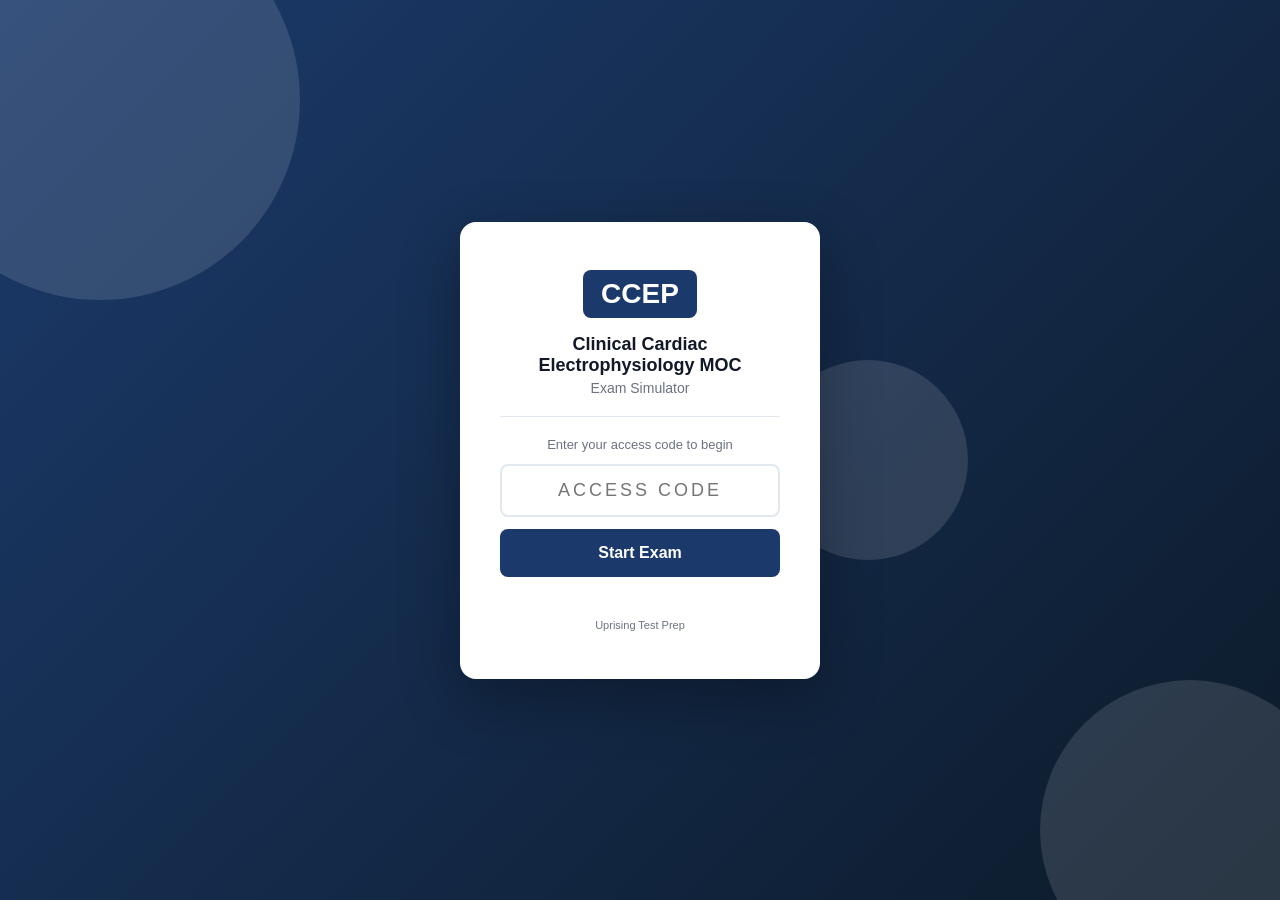
<file: index.html>
<!DOCTYPE html>
<html lang="en">
<head>
  <meta charset="UTF-8" />
  <meta name="viewport" content="width=device-width, initial-scale=1.0, viewport-fit=cover" />
  <meta name="apple-mobile-web-app-capable" content="yes" />
  <meta name="apple-mobile-web-app-status-bar-style" content="black-translucent" />
  <title>CCEP Exam Simulator</title>
  <link rel="stylesheet" href="style.css" />
</head>
<body>

<div id="access-gate">
  <div class="gate-bg-shapes">
    <div class="shape shape-1"></div>
    <div class="shape shape-2"></div>
    <div class="shape shape-3"></div>
  </div>
  <div class="gate-card">
    <div class="gate-logo">
      <div class="logo-badge">CCEP</div>
    </div>
    <h1 class="gate-title">Clinical Cardiac Electrophysiology MOC</h1>
    <p class="gate-subtitle">Exam Simulator</p>
    <div class="gate-divider"></div>
    <p class="gate-instruction">Enter your access code to begin</p>
    <input type="text" id="access-code-input" class="gate-input"
           placeholder="Access Code" autocomplete="off"
           maxlength="20" spellcheck="false" />
    <button id="access-btn" class="gate-btn">Start Exam</button>
    <p id="access-error" class="gate-error"></p>
    
    <p class="gate-hint">Uprising Test Prep</p>
  </div>
</div>

<div id="app" style="display:none">
  <header class="top-bar">
    <div class="bar-left">
      <span class="bar-logo">CCEP</span>
      <span class="bar-title">Exam Simulator</span>
    </div>
    <div class="bar-right">
      <span class="bar-timer" id="timer-display">--:--</span>
      <button class="bar-btn" id="flag-btn">Flag</button>
      <button class="bar-btn bar-btn-primary" id="submit-btn">
        <span class="btn-full">Submit Exam</span>
        <span class="btn-short">Submit</span>
      </button>
    </div>
  </header>

  <div class="progress-strip">
    <div class="progress-bar" id="progress-bar"></div>
  </div>

  <main class="exam-main">
    <div class="question-panel">
      <div class="q-meta">
        <span id="q-counter"></span>
        
        <span id="q-domain" class="q-domain-tag"></span>
        <span id="q-flag-indicator" class="flag-chip" style="display:none">Flagged</span>
      </div>
      <!-- Shared text for a linked cluster (a clinical case, a reading
           passage). It sits ABOVE the stem, which is the one thing that
           legitimately precedes it, and repeats on every question in the
           cluster so nobody has to page backwards. -->
      <div id="q-cluster-wrap" class="cluster-wrap" style="display:none"></div>
      <p id="question-text" class="q-text"></p>
      <!-- The picture sits BELOW the question text so the simulator matches
           the printed book exactly: stem, then picture, then options. They
           used to disagree (book put the picture under the stem, simulator put
           it above), so no single wording could be true in both places, and
           184 of MLPAO's 185 image questions said "shown above" while the
           book printed the picture below the sentence. Write stems with
           neutral wording ("the strip shown", "the diagram shows") and this
           whole class of bug cannot come back. -->
      <div id="q-image-wrap" style="display:none; margin-bottom:14px;"></div>
      <div id="options-list" class="options-list"></div>
      <div id="explanation-box" class="explanation-box" style="display:none">
        <div class="explanation-label">Explanation</div>
        <p id="explanation-text" class="explanation-text"></p>
      </div>
    </div>
    <div class="nav-bar">
      <button class="nav-btn" id="prev-btn">&#8592; Prev</button>
      <button class="nav-btn nav-btn-map" id="map-btn">Question Map</button>
      <button class="nav-btn nav-btn-next" id="next-btn">Next &#8594;</button>
    </div>
  </main>
</div>

<!-- Question Map Modal -->
<div id="map-modal" style="display:none">
  <div class="map-backdrop" id="map-backdrop"></div>
  <div class="map-panel">
    <div class="map-header">
      <span class="map-title">Question Map</span>
      <button id="map-close" class="map-close-btn">&#x2715; Close</button>
    </div>
    <div class="map-legend">
      <span class="leg-item"><span class="leg-swatch leg-answered"></span>Answered</span>
      <span class="leg-item"><span class="leg-swatch leg-flagged"></span>Flagged</span>
      <span class="leg-item"><span class="leg-swatch leg-unanswered"></span>Unanswered</span>
    </div>
    <div id="q-grid" class="q-grid"></div>
  </div>
</div>

<div id="results-screen" style="display:none">
  <div class="results-card">
    <div class="res-header">
      <div class="res-badge">CCEP</div>
      <h2 id="res-status" class="res-status"></h2>
      <p id="res-score" class="res-score"></p>
    </div>
    <div id="res-domains" class="res-domains"></div>
    
    <button id="res-review-btn" class="res-btn">Review Answers</button>
    <button id="res-restart-btn" class="res-btn res-btn-secondary">Restart</button>
  </div>
</div>

<script src="questions.js"></script>
<script src="app.js"></script>
</body>
</html>
</file>
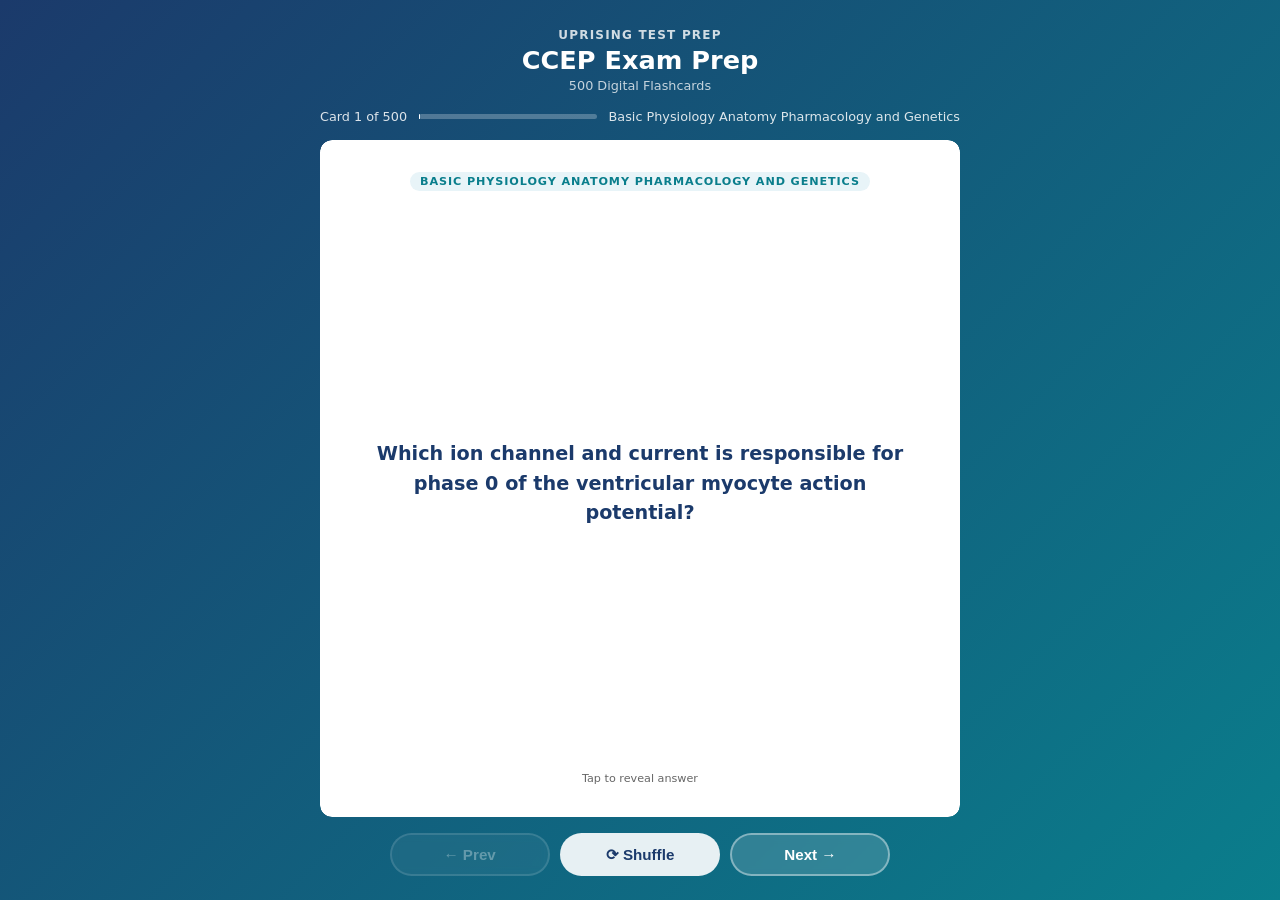
<file: flashcards/index.html>
<!DOCTYPE html>
<html lang="en">
<head>
  <meta charset="UTF-8">
  <meta name="viewport" content="width=device-width, initial-scale=1.0">
  <title>CCEP Exam Prep: Flashcards</title>
  <style>
    :root {
      --blue:   #1B3A6B;
      --teal:   #0A7E8C;
      --ltblue: #E8F4F8;
      --white:  #FFFFFF;
      --text:   #1A1A1A;
      --muted:  #666;
      --radius: 12px;
    }
    * { box-sizing: border-box; margin: 0; padding: 0; }
    html, body { height: 100%; }
    body {
      font-family: 'Segoe UI', system-ui, sans-serif;
      background: linear-gradient(135deg, var(--blue) 0%, var(--teal) 100%);
      /* Pinned, not min-height: the page must never grow, or the controls
         get pushed below the fold on iOS where 100dvh and height:100%
         disagree. The height:100% rule above is the pre-dvh fallback. */
      height: 100dvh;
      max-height: 100dvh;
      overflow: hidden;
      display: flex;
      flex-direction: column;
      align-items: center;
      padding: 1.25rem 1rem 1rem;
      gap: 0.75rem;
      overflow-x: hidden;
    }
    header { text-align: center; color: #fff; flex-shrink: 0; }
    header .brand { font-size: 0.75rem; font-weight: 700; letter-spacing: 0.1em; opacity: 0.8; text-transform: uppercase; }
    header h1 { font-size: 1.3rem; font-weight: 800; margin-top: 0.2rem; }
    header .subtitle { font-size: 0.8rem; opacity: 0.75; margin-top: 0.15rem; }
    #progress-info {
      display: flex; align-items: center; gap: 0.75rem;
      color: rgba(255,255,255,0.85); font-size: 0.8rem;
      flex-shrink: 0; width: 100%; max-width: 640px;
    }
    #progress-bar-track {
      flex: 1; background: rgba(255,255,255,0.25);
      border-radius: 4px; height: 5px;
    }
    #progress-bar-fill { height: 100%; background: #fff; border-radius: 4px; transition: width 0.3s; }
    .card-scene {
      width: 100%; max-width: 640px;
      perspective: 1200px;
      cursor: pointer;
      flex: 1; min-height: 0;
      display: flex; flex-direction: column;
    
      /* WebKit does not clip overflow inside a preserve-3d context, so the
         answer pane's own clip is dropped and a long answer paints over the
         Prev/Next row. This element only sets the perspective and is NOT
         itself in the 3D context, so its clip is honoured in every engine. */
      overflow: hidden;
      border-radius: var(--radius);
    }
    .card-inner {
      position: relative; width: 100%;
      flex: 1; min-height: 0;
      transition: transform 0.55s cubic-bezier(.4,0,.2,1);
      transform-style: preserve-3d;
    }
    .card-scene.flipped .card-inner { transform: rotateY(180deg); }
    .card-face {
      position: absolute; inset: 0;
      backface-visibility: hidden; -webkit-backface-visibility: hidden;
      border-radius: var(--radius);
      display: flex; flex-direction: column;
      padding: 1.5rem 1.75rem;
      box-shadow: 0 12px 40px rgba(0,0,0,0.2);
      overflow: hidden;
    
      /* Painting through a mask forces WebKit to allocate a real clipping
         layer for a 3D-transformed element, which is what makes the
         overflow:hidden and the rounded corners above actually apply. */
      -webkit-mask-image: -webkit-radial-gradient(#fff, #000);
              mask-image: radial-gradient(#fff, #000);
    }
    .card-front { background: var(--white); align-items: center; justify-content: center; }
    .card-back  { background: var(--ltblue); transform: rotateY(180deg); }
    .card-badge {
      font-size: 0.7rem; font-weight: 700; text-transform: uppercase;
      letter-spacing: 0.08em;
      background: var(--ltblue); color: var(--teal);
      padding: 0.2rem 0.65rem; border-radius: 20px;
      margin-bottom: 0.85rem; flex-shrink: 0;
    }
    .card-back .card-badge { background: rgba(10,126,140,0.12); }
    .card-front .q-text {
      font-size: 1.1rem; font-weight: 600; color: var(--blue); line-height: 1.55;
      text-align: center; overflow-y: auto; flex: 1;
      display: flex; align-items: center; justify-content: center;
      scrollbar-width: thin; scrollbar-color: rgba(27,58,107,0.3) transparent;
    }
    .card-back .a-label { font-size: 0.7rem; font-weight: 700; color: var(--teal); text-transform: uppercase; letter-spacing: 0.08em; margin-bottom: 0.4rem; flex-shrink: 0; }
    .card-back .a-text  {
      font-size: 0.975rem; color: var(--text); line-height: 1.65;
      overflow-y: auto; flex: 1; min-height: 0; padding-right: 4px;
      scrollbar-width: thin; scrollbar-color: rgba(10,126,140,0.4) transparent;
    
      -webkit-overflow-scrolling: touch;
      overscroll-behavior: contain;
    }
    .card-back .a-text::-webkit-scrollbar { width: 4px; }
    .card-back .a-text::-webkit-scrollbar-track { background: transparent; }
    .card-back .a-text::-webkit-scrollbar-thumb { background: rgba(10,126,140,0.4); border-radius: 4px; }
    .tap-hint { flex-shrink: 0; margin-top: 0.6rem; font-size: 0.7rem; color: var(--muted); text-align: center; }
    .card-back .tap-hint { color: var(--teal); opacity: 0.7; }
    .controls {
      display: flex; gap: 0.65rem; flex-wrap: nowrap;
      justify-content: center; flex-shrink: 0;
      width: 100%; max-width: 640px;
      padding-bottom: env(safe-area-inset-bottom, 0px);
    }
    .btn {
      padding: 0.6rem 1.2rem; border-radius: 50px;
      border: 2px solid rgba(255,255,255,0.4);
      background: rgba(255,255,255,0.15); color: #fff;
      font-weight: 700; font-size: 0.875rem; cursor: pointer;
      transition: all 0.2s; backdrop-filter: blur(4px);
      white-space: nowrap; flex: 1; max-width: 160px;
    }
    .btn:hover { background: rgba(255,255,255,0.3); border-color: rgba(255,255,255,0.7); }
    .btn:active { transform: scale(0.96); }
    .btn:disabled { opacity: 0.35; cursor: not-allowed; }
    .btn.btn-primary { background: rgba(255,255,255,0.9); color: var(--blue); border-color: transparent; }
    .btn.btn-primary:hover { background: #fff; }
    #loading { color: rgba(255,255,255,0.8); font-size: 1rem; text-align: center; padding: 3rem; flex: 1; }
    @media (min-width: 768px) {
      body { padding: 1.75rem 1.5rem 1.5rem; gap: 1rem; }
      header h1 { font-size: 1.6rem; }
      .card-face { padding: 2rem 2.5rem; }
      .card-front .q-text { font-size: 1.2rem; }
      .card-back .a-text { font-size: 1.05rem; }
      .btn { font-size: 0.95rem; padding: 0.65rem 1.4rem; }
    }
    @media (max-width: 380px) {
      body { padding: 0.75rem; gap: 0.5rem; }
      header .brand { font-size: 0.65rem; }
      header h1 { font-size: 1.1rem; }
      header .subtitle { display: none; }
      .card-face { padding: 1rem 1.1rem; }
      .card-front .q-text { font-size: 0.975rem; }
      .card-back .a-text { font-size: 0.875rem; }
      .btn { font-size: 0.8rem; padding: 0.5rem 0.75rem; }
    }
  </style>
</head>
<body>
<header>
  <div class="brand">Uprising Test Prep</div>
  <h1>CCEP Exam Prep</h1>
  <div class="subtitle">500 Digital Flashcards</div>
</header>
<div id="progress-info">
  <span id="card-counter">Card 1 of 500</span>
  <div id="progress-bar-track"><div id="progress-bar-fill" style="width:0%"></div></div>
  <span id="domain-label"></span>
</div>
<div id="loading">Loading flashcards...</div>
<div class="card-scene" id="card-scene" style="display:none" onclick="flipCard()">
  <div class="card-inner" id="card-inner">
    <div class="card-face card-front">
      <div class="card-badge" id="front-badge"></div>
      <div class="q-text" id="q-text"></div>
      <div class="tap-hint">Tap to reveal answer</div>
    </div>
    <div class="card-face card-back">
      <div class="card-badge" id="back-badge">Answer</div>
      <div class="a-label">Answer</div>
      <div class="a-text" id="a-text"></div>
      <div class="tap-hint">Tap to flip back</div>
    </div>
  </div>
</div>
<div class="controls" id="controls" style="display:none">
  <button class="btn" id="prev-btn" onclick="event.stopPropagation();move(-1)" disabled>&#8592; Prev</button>
  <button class="btn btn-primary" onclick="event.stopPropagation();shuffleCards()">&#10227; Shuffle</button>
  <button class="btn" id="next-btn" onclick="event.stopPropagation();move(1)">Next &#8594;</button>
</div>
<script>
const DOMAIN_LABELS = {
  basic_physiology_anatomy_pharmacology_and_genetics: "Basic Physiology Anatomy Pharmacology and Genetics",
  clinical_arrhythmias_core_concepts: "Clinical Arrhythmias Core Concepts",
  clinical_arrhythmias_bradycardias: "Clinical Arrhythmias Bradycardias",
  clinical_arrhythmias_atrial: "Clinical Arrhythmias Atrial",
  clinical_arrhythmias_supraventricular_tachycardias: "Clinical Arrhythmias Supraventricular Tachycardias",
  clinical_arrhythmias_ventricular: "Clinical Arrhythmias Ventricular",
  devices: "Devices",
  clinical_scenarios_and_syndromes: "Clinical Scenarios and Syndromes",
};
let cards   = [];
let current = 0;
async function init() {
  try {
    const res = await fetch('flashcards.json');
    if (!res.ok) throw new Error('Network error');
    cards = await res.json();
    document.getElementById('loading').style.display    = 'none';
    document.getElementById('card-scene').style.display = 'flex';
    document.getElementById('controls').style.display   = 'flex';
    show();
  } catch (e) {
    document.getElementById('loading').textContent = 'Error loading flashcards. Please try refreshing.';
  }
}
function domainLabel(key) {
  return DOMAIN_LABELS[key] || key.replace(/_/g, ' ').replace(/\b\w/g, c => c.toUpperCase());
}
function show() {
  const c = cards[current];
  document.getElementById('card-scene').classList.remove('flipped');
  document.getElementById('a-text').scrollTop = 0;
  const label = domainLabel(c.domain || c.chapter || '');
  document.getElementById('q-text').textContent       = c.front;
  document.getElementById('a-text').textContent       = c.back;
  document.getElementById('front-badge').textContent  = label;
  document.getElementById('back-badge').textContent   = label;
  document.getElementById('card-counter').textContent = `Card ${current+1} of ${cards.length}`;
  document.getElementById('domain-label').textContent = label;
  document.getElementById('progress-bar-fill').style.width = `${((current+1)/cards.length*100).toFixed(1)}%`;
  document.getElementById('prev-btn').disabled = current === 0;
  document.getElementById('next-btn').disabled = current === cards.length - 1;
}
function flipCard() { document.getElementById('card-scene').classList.toggle('flipped'); }
function move(dir) {
  const next = current + dir;
  if (next < 0 || next >= cards.length) return;
  current = next; show();
}
function shuffleCards() {
  for (let i = cards.length - 1; i > 0; i--) {
    const j = Math.floor(Math.random() * (i+1));
    [cards[i], cards[j]] = [cards[j], cards[i]];
  }
  current = 0; show();
}
document.addEventListener('keydown', e => {
  if (e.key === 'ArrowRight' || e.key === 'ArrowDown') move(1);
  else if (e.key === 'ArrowLeft' || e.key === 'ArrowUp') move(-1);
  else if (e.key === ' ' || e.key === 'Enter') { e.preventDefault(); flipCard(); }
});
init();
</script>
</body>
</html>
</file>
<file: style.css>
/* CCEP Exam Simulator, Styles */
:root {
  --primary:   #1B3A6B;
  --pass:      #059669;
  --fail:      #DC2626;
  --bg:        #F3F4F8;
  --card:      #FFFFFF;
  --border:    #E2E8F0;
  --text:      #111827;
  --muted:     #6B7280;
  --radius:    10px;
}
*, *::before, *::after { box-sizing: border-box; margin: 0; padding: 0; }
body {
  font-family: -apple-system, BlinkMacSystemFont, "Segoe UI", sans-serif;
  background: var(--bg);
  color: var(--text);
  height: 100vh;
  height: 100dvh;
  overflow: hidden;
  -webkit-text-size-adjust: 100%;
}

/* ── Access Gate ─────────────────────────────────────────────────────────── */
#access-gate {
  display: flex;
  align-items: center;
  justify-content: center;
  height: 100vh;
  height: 100dvh;
  background: linear-gradient(135deg, var(--primary) 0%, #0d1b2a 100%);
  position: relative;
  overflow: hidden;
  padding: 20px;
  padding-top: max(20px, env(safe-area-inset-top));
  padding-bottom: max(20px, env(safe-area-inset-bottom));
}
.gate-bg-shapes { position: absolute; inset: 0; pointer-events: none; }
.shape { position: absolute; border-radius: 50%; opacity: .12; background: #fff; }
.shape-1 { width: 400px; height: 400px; top: -100px; left: -100px; }
.shape-2 { width: 300px; height: 300px; bottom: -80px; right: -60px; }
.shape-3 { width: 200px; height: 200px; top: 40%; left: 60%; }
.gate-card {
  background: #fff;
  border-radius: 16px;
  padding: 48px 40px;
  text-align: center;
  width: 100%;
  max-width: 360px;
  position: relative;
  z-index: 1;
  box-shadow: 0 20px 60px rgba(0,0,0,.3);
}
.logo-badge {
  display: inline-block;
  background: var(--primary);
  color: #fff;
  font-weight: 800;
  font-size: 28px;
  padding: 8px 18px;
  border-radius: 8px;
}
.gate-title { font-size: 18px; font-weight: 700; margin-top: 16px; color: var(--text); }
.gate-subtitle { color: var(--muted); font-size: 14px; margin-top: 4px; }
.gate-divider { height: 1px; background: var(--border); margin: 20px 0; }
.gate-instruction { font-size: 13px; color: var(--muted); margin-bottom: 12px; }
.gate-input {
  width: 100%;
  padding: 14px 16px;
  border: 2px solid var(--border);
  border-radius: 8px;
  font-size: 18px;
  text-align: center;
  text-transform: uppercase;
  letter-spacing: 3px;
  outline: none;
}
.gate-input:focus { border-color: var(--primary); }
.gate-btn {
  width: 100%;
  margin-top: 12px;
  padding: 15px;
  background: var(--primary);
  color: #fff;
  border: none;
  border-radius: 8px;
  font-size: 16px;
  font-weight: 600;
  cursor: pointer;
  -webkit-tap-highlight-color: transparent;
}
.gate-btn:hover { opacity: .9; }
.gate-error { color: var(--fail); font-size: 13px; margin-top: 8px; min-height: 18px; }
.gate-hint { color: var(--muted); font-size: 11px; margin-top: 16px; }
.gate-pool-note { color: var(--muted); opacity: .85; font-size: 12px; margin-top: 14px; line-height: 1.5; }
.mode-pool-note { color: var(--muted); opacity: .85; font-size: 12.5px; text-align: center; margin: 4px 0 16px; line-height: 1.5; }

/* ── App shell ───────────────────────────────────────────────────────────── */
#app {
  display: flex;
  flex-direction: column;
  height: 100vh;
  height: 100dvh;
  padding-top: env(safe-area-inset-top);
}
.top-bar {
  display: flex;
  justify-content: space-between;
  align-items: center;
  background: var(--primary);
  color: #fff;
  padding: 0 20px;
  padding-left: max(20px, env(safe-area-inset-left));
  padding-right: max(20px, env(safe-area-inset-right));
  height: 52px;
  flex-shrink: 0;
  gap: 8px;
}
.bar-left { display: flex; align-items: center; gap: 8px; min-width: 0; }
.bar-logo { font-weight: 800; font-size: 18px; flex-shrink: 0; }
.bar-title { font-size: 14px; opacity: .8; white-space: nowrap; overflow: hidden; text-overflow: ellipsis; }
.bar-right { display: flex; align-items: center; gap: 8px; flex-shrink: 0; }
.bar-timer {
  font-variant-numeric: tabular-nums;
  font-size: 16px;
  font-weight: 600;
  min-width: 68px;
  text-align: right;
}
.bar-btn {
  padding: 7px 13px;
  background: rgba(255,255,255,.15);
  border: 1px solid rgba(255,255,255,.3);
  color: #fff;
  border-radius: 6px;
  cursor: pointer;
  font-size: 13px;
  white-space: nowrap;
  -webkit-tap-highlight-color: transparent;
  touch-action: manipulation;
}
.bar-btn:hover { background: rgba(255,255,255,.25); }
.bar-btn-primary {
  background: #fff;
  color: var(--primary);
  border-color: #fff;
  font-weight: 600;
}
.bar-btn-primary:hover { background: #f0f0f0; }
.btn-short { display: none; }
.btn-full  { display: inline; }

.progress-strip { height: 4px; background: rgba(0,0,0,.1); flex-shrink: 0; }
.progress-bar   { height: 100%; background: #4ade80; transition: width .3s; }

/* ── Main exam area ──────────────────────────────────────────────────────── */
.exam-main {
  flex: 1;
  overflow: hidden;
  display: flex;
  flex-direction: column;
  padding: 16px 20px 0;
  padding-left: max(16px, env(safe-area-inset-left));
  padding-right: max(16px, env(safe-area-inset-right));
  min-height: 0;
}
.question-panel { flex: 1; overflow-y: auto; padding-bottom: 12px; -webkit-overflow-scrolling: touch; }
.q-meta {
  display: flex;
  align-items: center;
  gap: 8px;
  margin-bottom: 12px;
  font-size: 13px;
  color: var(--muted);
  flex-wrap: wrap;
}
.q-domain-tag {
  background: var(--primary);
  color: #fff;
  padding: 2px 8px;
  border-radius: 4px;
  font-size: 11px;
  font-weight: 600;
}
.q-pool-chip {
  background: #EEF2FF;
  background: color-mix(in srgb, var(--primary) 12%, #fff);
  color: var(--primary);
  border: 1px solid var(--primary);
  padding: 2px 8px;
  border-radius: 10px;
  font-size: 11px;
  font-weight: 700;
  cursor: help;
  white-space: nowrap;
}
.flag-chip {
  background: #FEF3C7;
  color: #92400E;
  padding: 2px 8px;
  border-radius: 4px;
  font-size: 11px;
  font-weight: 600;
}
.cluster-wrap {
  border-left: 4px solid var(--primary, #1B3A6B);
  background: #F2F6FC; border-radius: 8px;
  padding: 10px 14px; margin-bottom: 16px;
}
.cluster-label {
  font-size: 11px; font-weight: 700; letter-spacing: 0.06em;
  text-transform: uppercase; color: var(--primary, #1B3A6B); margin-bottom: 6px;
}
.cluster-body {
  max-height: 38vh; overflow-y: auto; font-size: 15px; line-height: 1.6;
  -webkit-overflow-scrolling: touch;
}
.cluster-body p + p { margin-top: 10px; }
@media (min-width: 1100px) { .cluster-body { max-height: 52vh; } }

.q-image {
  max-width: 100%;
  /* Cap the height too. With only max-width, a tall exhibit renders at full
     width and pushes the stem and every option below the fold, so the question
     looks like it has no answers until the candidate scrolls. Found on CNPLE. */
  max-height: 62vh;
  width: auto;
  height: auto;
  object-fit: contain;
  border-radius: 6px;
  border: 1px solid var(--border);
  display: block;
  margin-bottom: 14px;
}
.q-text { font-size: 16px; line-height: 1.65; margin-bottom: 20px; }
.options-list { display: flex; flex-direction: column; gap: 10px; }
.option {
  display: flex;
  align-items: flex-start;
  gap: 12px;
  padding: 15px 16px;
  background: var(--card);
  border: 2px solid var(--border);
  border-radius: var(--radius);
  cursor: pointer;
  transition: .15s;
  -webkit-tap-highlight-color: transparent;
  touch-action: manipulation;
  min-height: 52px;
}
.option:hover  { border-color: var(--primary); background: #F8FAFF; }
.option.selected  { border-color: var(--primary); background: #EEF3FF; }
.option.correct   { border-color: #059669; background: #ECFDF5; }
.option.incorrect { border-color: #DC2626; background: #FEF2F2; }
.explanation-box {
  margin-top: 20px;
  padding: 16px 18px;
  background: #F0F9FF;
  border-left: 4px solid #2563EB;
  border-radius: 6px;
}
.explanation-label {
  font-size: 11px;
  font-weight: 700;
  text-transform: uppercase;
  letter-spacing: .06em;
  color: #2563EB;
  margin-bottom: 8px;
}
.explanation-text { font-size: 14.5px; line-height: 1.7; color: #1e293b; margin: 0; }
.opt-letter { font-weight: 700; font-size: 15px; color: var(--primary); min-width: 22px; padding-top: 1px; flex-shrink: 0; }
.opt-text   { font-size: 15px; line-height: 1.5; }

/* ── Nav bar ─────────────────────────────────────────────────────────────── */
.nav-bar {
  display: flex;
  align-items: center;
  gap: 8px;
  padding: 10px 0;
  padding-bottom: max(14px, env(safe-area-inset-bottom));
  flex-shrink: 0;
}
.nav-btn {
  flex: 1;
  padding: 13px 8px;
  background: var(--card);
  border: 1px solid var(--border);
  border-radius: 8px;
  cursor: pointer;
  font-size: 15px;
  font-weight: 500;
  text-align: center;
  -webkit-tap-highlight-color: transparent;
  touch-action: manipulation;
  min-height: 48px;
}
.nav-btn:hover      { background: #f0f0f0; }
.nav-btn-map {
  background: var(--bg);
  border-color: var(--primary);
  color: var(--primary);
  font-weight: 600;
}
.nav-btn-map:hover { background: #EEF3FF; }
.nav-btn-next {
  background: var(--primary);
  color: #fff;
  border-color: var(--primary);
}
.nav-btn-next:hover { opacity: .9; }

/* ── Question Map Modal ──────────────────────────────────────────────────── */
#map-modal {
  position: fixed;
  inset: 0;
  z-index: 1000;
  display: flex;
  flex-direction: column;
  justify-content: flex-end;
}
.map-backdrop { position: absolute; inset: 0; background: rgba(0,0,0,.5); }
.map-panel {
  position: relative;
  background: #fff;
  border-radius: 20px 20px 0 0;
  padding: 20px;
  padding-bottom: max(20px, env(safe-area-inset-bottom));
  max-height: 80vh;
  max-height: 80dvh;
  display: flex;
  flex-direction: column;
  box-shadow: 0 -4px 30px rgba(0,0,0,.2);
}
.map-header {
  display: flex;
  align-items: center;
  justify-content: space-between;
  margin-bottom: 12px;
  flex-shrink: 0;
}
.map-title { font-size: 17px; font-weight: 700; color: var(--text); }
.map-close-btn {
  padding: 8px 16px;
  background: var(--bg);
  border: 1px solid var(--border);
  border-radius: 8px;
  cursor: pointer;
  font-size: 14px;
  font-weight: 500;
  min-height: 40px;
  -webkit-tap-highlight-color: transparent;
  touch-action: manipulation;
}
.map-close-btn:hover { background: #e5e7eb; }
.map-legend { display: flex; gap: 16px; margin-bottom: 14px; flex-shrink: 0; flex-wrap: wrap; }
.leg-item { display: flex; align-items: center; gap: 6px; font-size: 13px; color: var(--muted); }
.leg-swatch {
  width: 16px;
  height: 16px;
  border-radius: 3px;
  border: 1px solid var(--border);
  background: var(--card);
  display: inline-block;
  flex-shrink: 0;
}
.leg-swatch.leg-answered  { background: var(--primary); border-color: var(--primary); }
.leg-swatch.leg-flagged   { background: #FEF3C7; border-color: #F59E0B; }
.leg-swatch.leg-unanswered { background: var(--card); }
.q-grid {
  display: flex;
  flex-wrap: wrap;
  gap: 6px;
  overflow-y: auto;
  flex: 1;
  padding-bottom: 8px;
  -webkit-overflow-scrolling: touch;
}
.grid-btn {
  width: 40px;
  height: 40px;
  border: 1px solid var(--border);
  border-radius: 6px;
  background: var(--card);
  font-size: 12px;
  cursor: pointer;
  font-weight: 500;
  -webkit-tap-highlight-color: transparent;
  touch-action: manipulation;
}
.grid-btn.answered { background: var(--primary); color: #fff; border-color: var(--primary); }
.grid-btn.flagged  { background: #FEF3C7; border-color: #F59E0B; }
.grid-btn.active   { outline: 3px solid var(--primary); outline-offset: 2px; }

/* ── Results ─────────────────────────────────────────────────────────────── */
#results-screen {
  display: flex;
  align-items: flex-start;
  justify-content: center;
  min-height: 100vh;
  min-height: 100dvh;
  background: var(--bg);
  overflow-y: auto;
  -webkit-overflow-scrolling: touch;
  padding: 20px 16px;
  padding-top: max(20px, env(safe-area-inset-top));
  padding-bottom: max(20px, env(safe-area-inset-bottom));
}
.results-card {
  background: var(--card);
  border-radius: 16px;
  padding: 40px;
  max-width: 480px;
  width: 100%;
  box-shadow: 0 8px 30px rgba(0,0,0,.1);
}
.res-header { text-align: center; margin-bottom: 24px; }
.res-badge {
  display: inline-block;
  background: var(--primary);
  color: #fff;
  font-weight: 800;
  font-size: 22px;
  padding: 6px 16px;
  border-radius: 8px;
}
.res-status { font-size: 36px; font-weight: 800; margin-top: 12px; }
.res-score  { font-size: 18px; color: var(--muted); margin-top: 4px; }
.res-domains { margin-bottom: 24px; display: flex; flex-direction: column; gap: 10px; }
.res-domain-row { display: flex; align-items: center; gap: 8px; font-size: 13px; }
.res-domain-name { width: 160px; font-weight: 500; flex-shrink: 0; }
.res-domain-bar-wrap { flex: 1; background: #E5E7EB; border-radius: 4px; height: 8px; overflow: hidden; }
.res-domain-bar { height: 100%; border-radius: 4px; transition: width .5s; }
.res-domain-pct { width: 36px; text-align: right; font-weight: 600; }
.res-btn {
  width: 100%;
  padding: 15px;
  background: var(--primary);
  color: #fff;
  border: none;
  border-radius: 8px;
  font-size: 15px;
  font-weight: 600;
  cursor: pointer;
  margin-bottom: 10px;
  min-height: 52px;
  -webkit-tap-highlight-color: transparent;
  touch-action: manipulation;
}
.res-btn:hover { opacity: .9; }
.res-btn-secondary {
  background: transparent;
  color: var(--primary);
  border: 2px solid var(--primary);
}
.res-btn-secondary:hover { background: var(--primary); color: #fff; }

/* ── Mobile breakpoint (phones ≤ 640px) ─────────────────────────────────── */
@media (max-width: 640px) {
  /* Gate card */
  .gate-card { padding: 32px 24px; }

  /* Top bar: hide long title text, swap Submit label */
  .bar-title  { display: none; }
  .btn-full   { display: none; }
  .btn-short  { display: inline; }
  .bar-right  { gap: 6px; }
  .bar-btn    { padding: 6px 10px; font-size: 12px; }
  .bar-timer  { font-size: 14px; min-width: 58px; }

  /* Exam main */
  .exam-main { padding: 12px 14px 0; }
  .q-text { font-size: 16px; }
  .opt-text { font-size: 15px; }

  /* Nav bar, bigger touch targets */
  .nav-btn { font-size: 14px; padding: 14px 6px; }

  /* Results */
  .results-card { padding: 28px 20px; }
  .res-domain-name { width: 110px; font-size: 12px; }
  .res-domain-pct  { font-size: 12px; }
  .res-status { font-size: 30px; }

  /* Map grid, slightly bigger buttons on phones */
  .grid-btn { width: 42px; height: 42px; }
}

/* ── Very small phones (≤ 380px) ────────────────────────────────────────── */
@media (max-width: 380px) {
  .bar-logo { font-size: 15px; }
  .bar-btn  { padding: 5px 8px; font-size: 11px; }
  .bar-timer { font-size: 13px; min-width: 52px; }
  .nav-btn  { font-size: 13px; }
  .grid-btn { width: 38px; height: 38px; font-size: 11px; }
}
</file>
